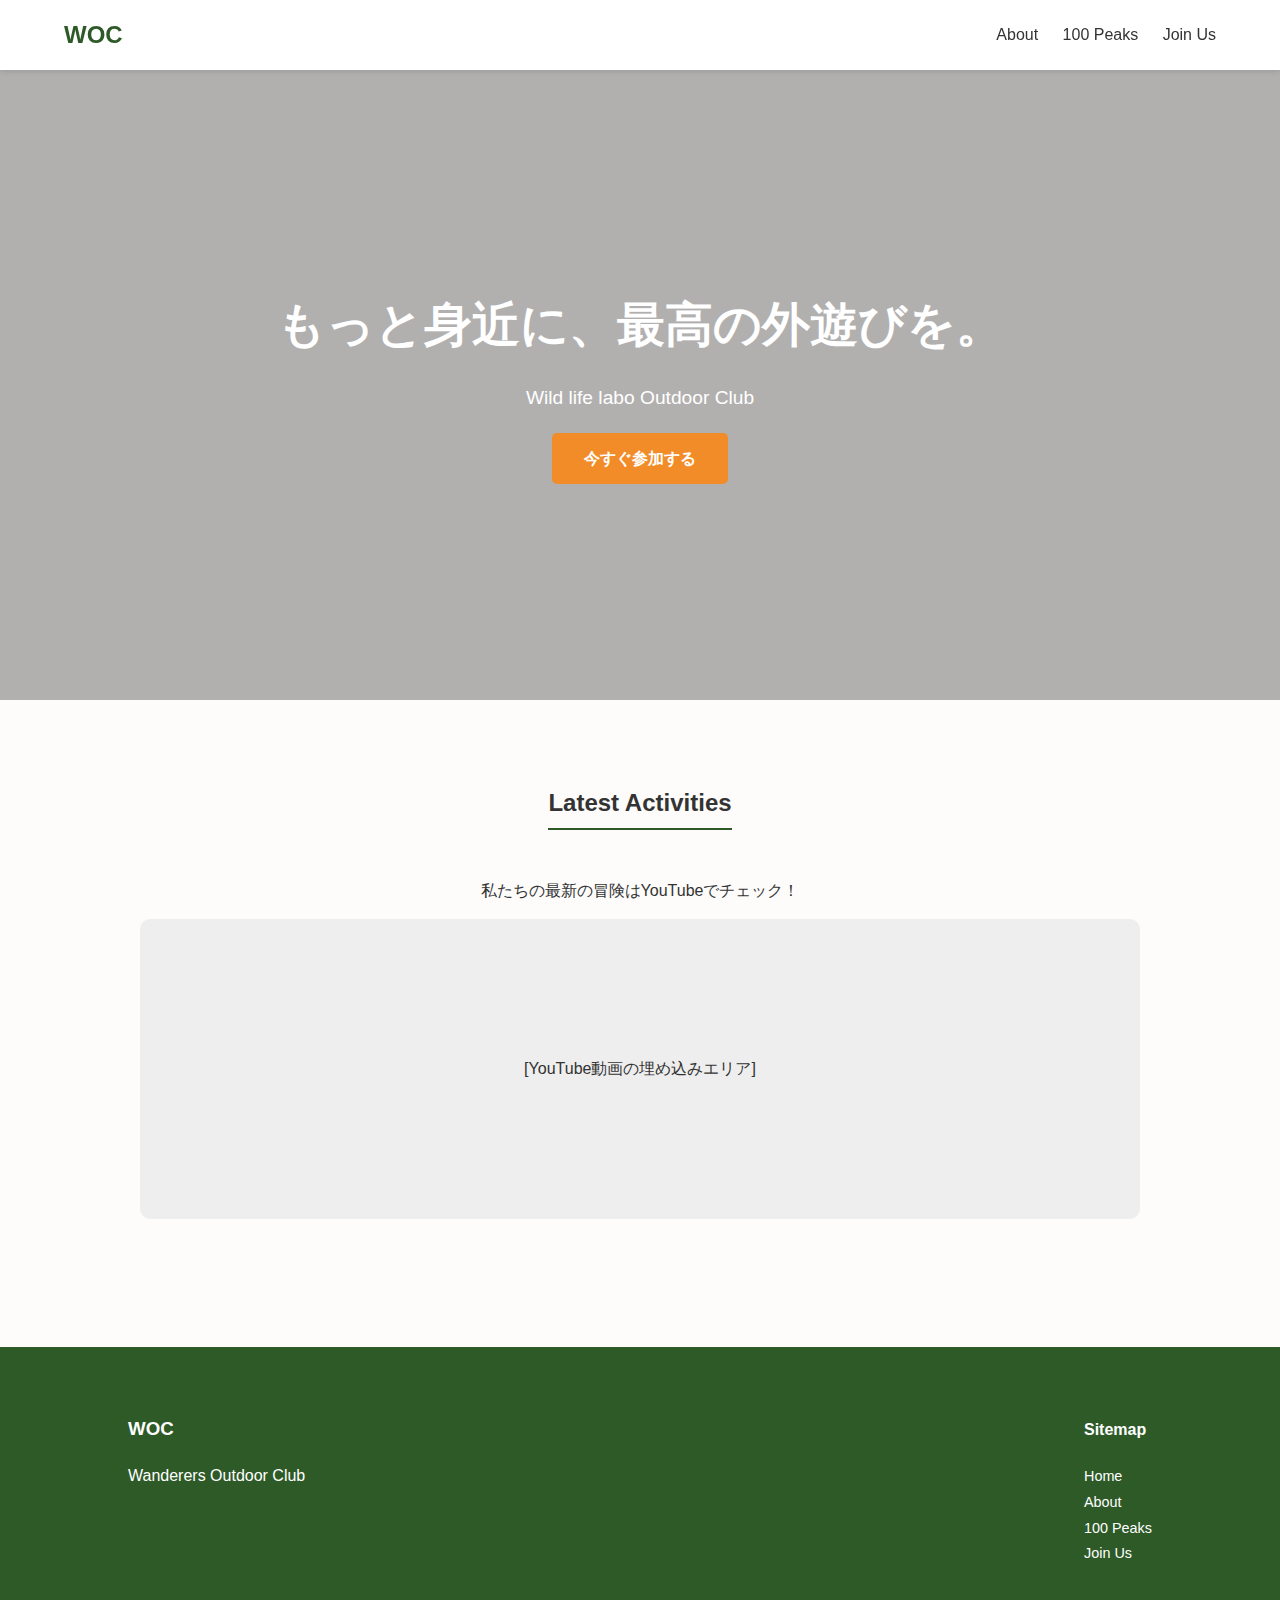
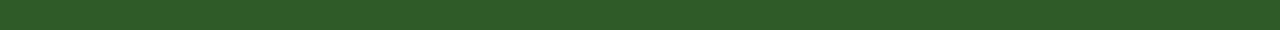
<file: index.html>
<!DOCTYPE html>
<html lang="ja">
<head>
    <meta charset="UTF-8">
    <meta name="viewport" content="width=device-width, initial-scale=1.0">
    <title>WOC - Wanderers Outdoor Club</title>
    <link rel="stylesheet" href="style.css">
</head>
<body>
    <header>
        <a href="index.html" class="logo">WOC</a>
        <nav>
            <a href="about.html">About</a>
            <a href="mountains.html">100 Peaks</a>
            <a href="join.html">Join Us</a>
        </nav>
    </header>

    <div style="height: 70vh; background: linear-gradient(rgba(0,0,0,0.3), rgba(0,0,0,0.3)), url('https://images.unsplash.com/photo-1504280390367-361c6d9f38f4?auto=format&fit=crop&w=1200&q=80') center/cover; display: flex; flex-direction: column; justify-content: center; align-items: center; color: white;">
        <h1 style="font-size: 3rem; margin:0;">もっと身近に、最高の外遊びを。</h1>
        <p style="font-size: 1.2rem;">Wild life labo Outdoor Club</p>
        <a href="join.html" class="btn">今すぐ参加する</a>
    </div>

    <section>
        <h2>Latest Activities</h2>
        <p>私たちの最新の冒険はYouTubeでチェック！</p>
        <div style="background: #eee; height: 300px; display: flex; align-items: center; justify-content: center; border-radius: 10px;">
            [YouTube動画の埋め込みエリア]
        </div>
    </section>

    <footer>
        <div><h3>WOC</h3><p>Wanderers Outdoor Club</p></div>
        <div>
            <h4>Sitemap</h4>
            <ul class="footer-links">
                <li><a href="index.html">Home</a></li>
                <li><a href="about.html">About</a></li>
                <li><a href="mountains.html">100 Peaks</a></li>
                <li><a href="join.html">Join Us</a></li>
            </ul>
        </div>
    </footer>
</body>
</html>
</file>
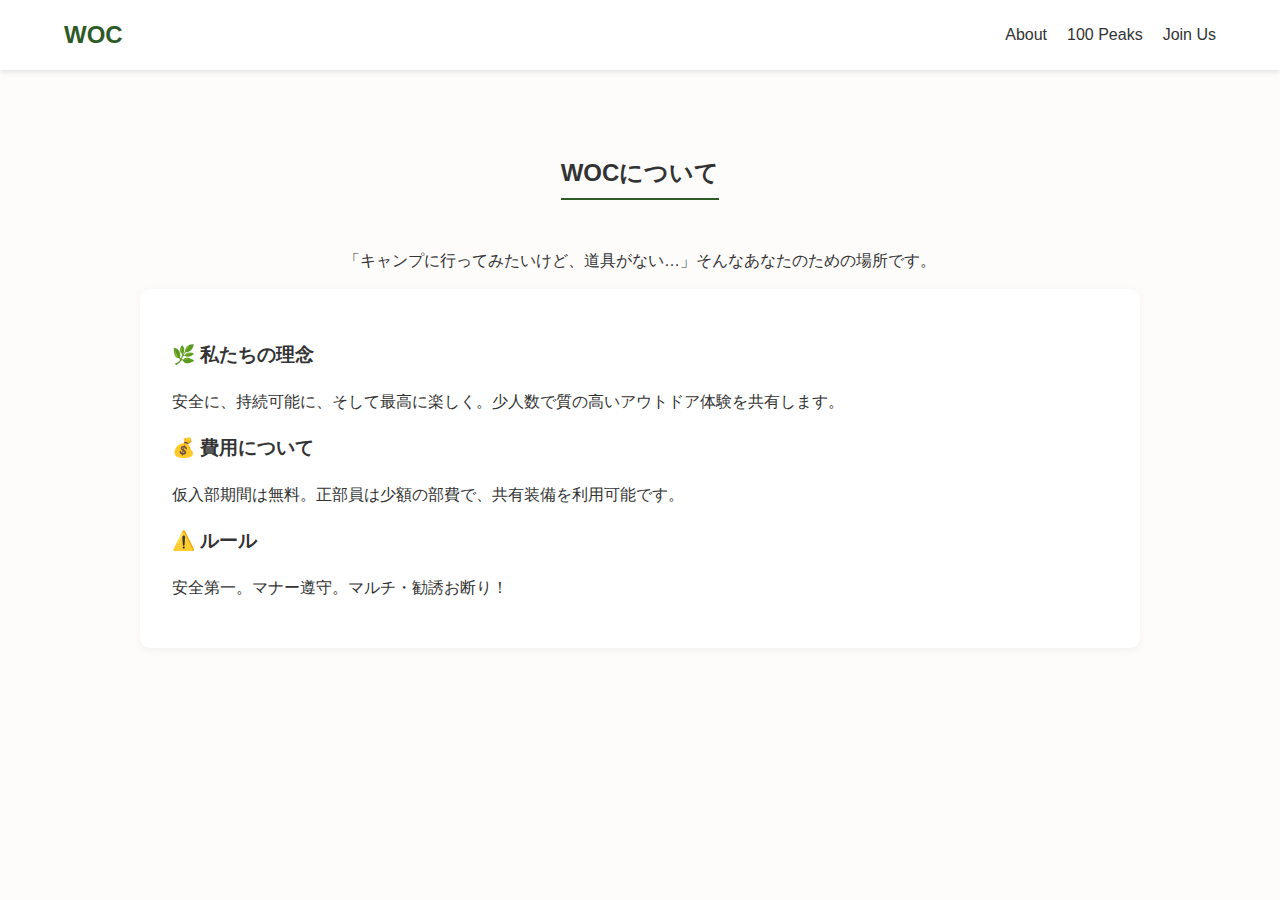
<file: about.html>
<!DOCTYPE html>
<html lang="ja">
<head>
    <meta charset="UTF-8">
    <title>About - WOC</title>
    <link rel="stylesheet" href="style.css">
</head>
<body>
    <header>
        <a href="index.html" class="logo">WOC</a>
        <nav><a href="about.html">About</a><a href="mountains.html">100 Peaks</a><a href="join.html">Join Us</a></nav>
    </header>

    <section>
        <h2>WOCについて</h2>
        <p>「キャンプに行ってみたいけど、道具がない…」そんなあなたのための場所です。</p>
        <div style="text-align: left; background: white; padding: 2rem; border-radius: 10px; box-shadow: 0 2px 10px rgba(0,0,0,0.05);">
            <h3>🌿 私たちの理念</h3>
            <p>安全に、持続可能に、そして最高に楽しく。少人数で質の高いアウトドア体験を共有します。</p>
            <h3>💰 費用について</h3>
            <p>仮入部期間は無料。正部員は少額の部費で、共有装備を利用可能です。</p>
            <h3>⚠️ ルール</h3>
            <p>安全第一。マナー遵守。マルチ・勧誘お断り！</p>
        </div>
    </section>
</body>
</html>
</file>
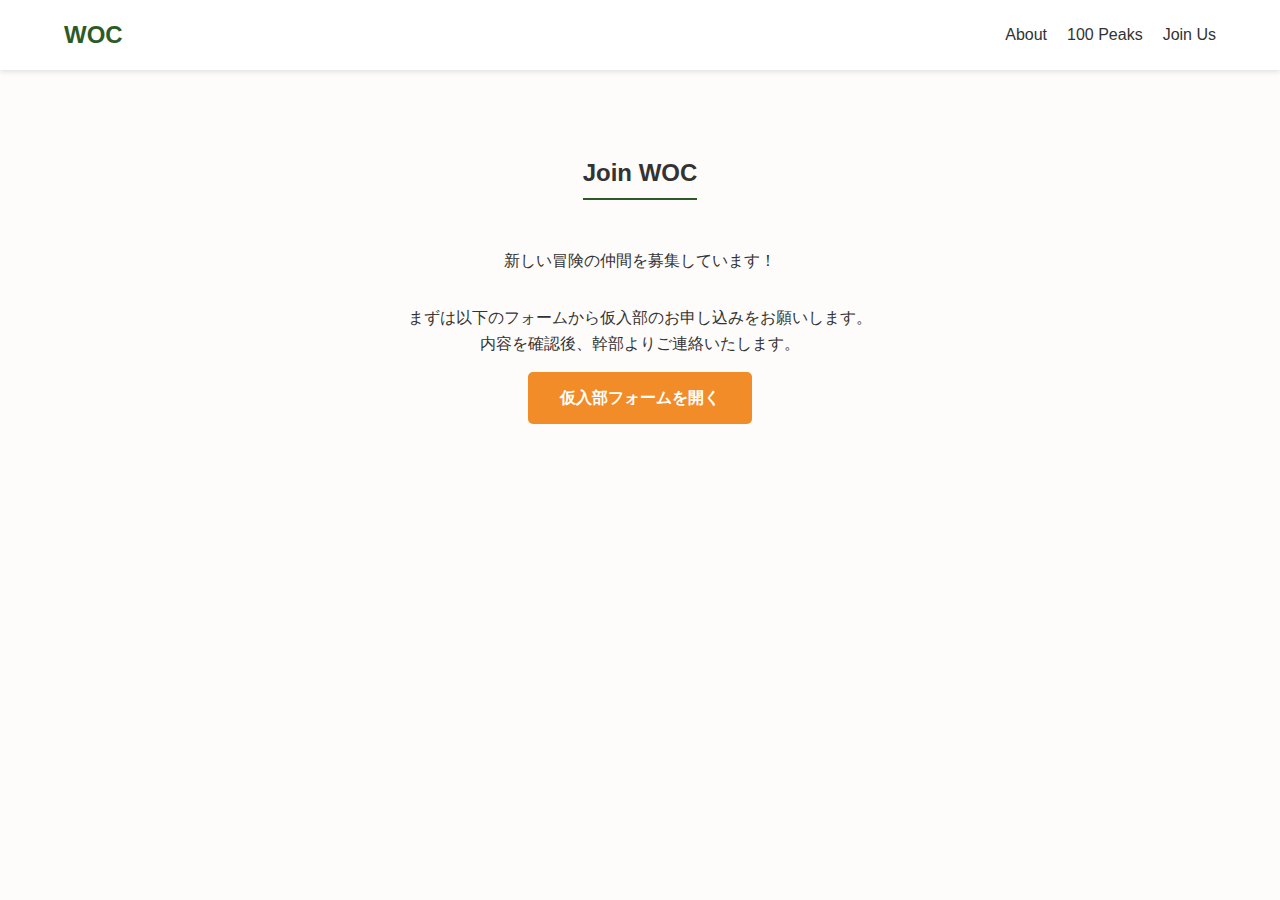
<file: join.html>
<!DOCTYPE html>
<html lang="ja">
<head>
    <meta charset="UTF-8">
    <title>Join Us - WOC</title>
    <link rel="stylesheet" href="style.css">
</head>
<body>
    <header>
        <a href="index.html" class="logo">WOC</a>
        <nav><a href="about.html">About</a><a href="mountains.html">100 Peaks</a><a href="join.html">Join Us</a></nav>
    </header>

    <section>
        <h2>Join WOC</h2>
        <p>新しい冒険の仲間を募集しています！</p>
        <div style="margin: 2rem 0;">
            <p>まずは以下のフォームから仮入部のお申し込みをお願いします。<br>内容を確認後、幹部よりご連絡いたします。</p>
            <a href="【GoogleフォームのURL】" class="btn">仮入部フォームを開く</a>
        </div>
    </section>
</body>
</html>
</file>
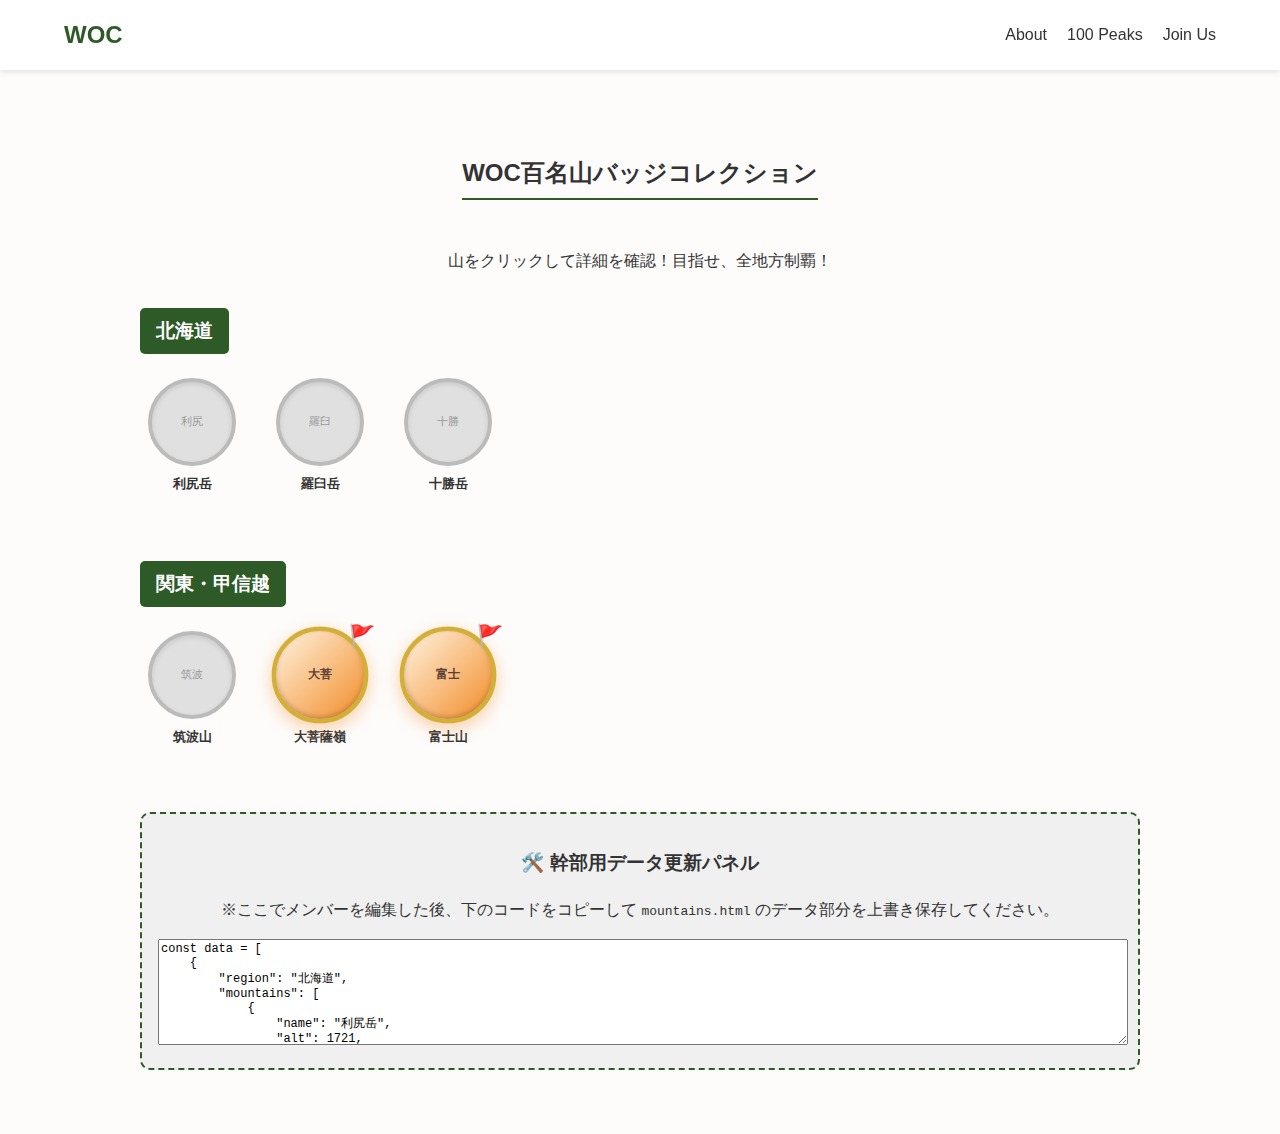
<file: mountains.html>
<!DOCTYPE html>
<html lang="ja">
<head>
    <meta charset="UTF-8">
    <title>100 Peaks Badge Collection - WOC</title>
    <link rel="stylesheet" href="style.css">
    <style>
        /* 地方ごとのセクション */
        .region-section { margin-bottom: 3rem; text-align: left; }
        .region-title { background: var(--primary); color: white; padding: 0.5rem 1rem; border-radius: 5px; display: inline-block; margin-bottom: 1.5rem; }

        /* バッジ風のレイアウト */
        .mountain-grid { display: grid; grid-template-columns: repeat(auto-fill, minmax(100px, 1fr)); gap: 1.5rem; }
        
        .mt-badge {
            width: 80px; height: 80px; margin: 0 auto;
            border-radius: 50%; background: #e0e0e0;
            border: 4px solid #bbb; display: flex; flex-direction: column;
            justify-content: center; align-items: center;
            font-size: 0.7rem; color: #999; position: relative;
            transition: 0.4s cubic-bezier(0.175, 0.885, 0.32, 1.275);
            cursor: pointer; box-shadow: inset 0 2px 5px rgba(0,0,0,0.1);
        }

        /* 登頂済みバッジのデザイン（ポケモンのジムバッジ風！） */
        .mt-badge.climbed {
            background: linear-gradient(135deg, #fff3e0, var(--accent));
            border: 4px solid #d4af37; /* 金枠 */
            color: #5d4037; font-weight: bold;
            box-shadow: 0 5px 15px rgba(242, 140, 40, 0.4), inset 0 -2px 5px rgba(0,0,0,0.2);
            transform: scale(1.1);
        }
        .mt-badge.climbed::after {
            content: "🚩"; position: absolute; top: -10px; right: -10px; font-size: 1.2rem;
        }

        .mt-name { font-size: 0.8rem; margin-top: 0.5rem; font-weight: bold; display: block; color: var(--text); }

        /* 管理用パネル（稜平さん専用） */
        #admin-panel { background: #f0f0f0; padding: 1rem; margin-top: 4rem; border-radius: 10px; border: 2px dashed var(--primary); display: none; }
        textarea { width: 100%; height: 100px; font-family: monospace; font-size: 12px; }
    </style>
</head>
<body>
    <header>
        <a href="index.html" class="logo">WOC</a>
        <nav><a href="about.html">About</a><a href="mountains.html">100 Peaks</a><a href="join.html">Join Us</a></nav>
    </header>

    <section>
        <h2>WOC百名山バッジコレクション</h2>
        <p>山をクリックして詳細を確認！目指せ、全地方制覇！</p>
        
        <div id="badge-container"></div>

        <div id="admin-panel">
            <h3>🛠️ 幹部用データ更新パネル</h3>
            <p>※ここでメンバーを編集した後、下のコードをコピーして <code>mountains.html</code> のデータ部分を上書き保存してください。</p>
            <textarea id="json-output" readonly></textarea>
        </div>
    </section>

    <div id="modal" onclick="closeModal()" style="display:none; position:fixed; top:0; left:0; width:100%; height:100%; background:rgba(0,0,0,0.8); z-index:2000; justify-content:center; align-items:center;">
        <div class="modal-body" onclick="event.stopPropagation()" style="background:white; padding:2rem; border-radius:15px; width:80%; max-width:400px;">
            <h2 id="m-name"></h2>
            <p id="m-alt"></p>
            <div id="m-members-div" style="background:#fff9f0; padding:1rem; border-radius:10px; border:1px solid var(--accent);">
                <strong>🚩 登頂者リスト:</strong>
                <p id="m-members" style="margin: 0.5rem 0;"></p>
                <input type="text" id="add-member-input" placeholder="名前を入力してEnter">
            </div>
        </div>
    </div>

    <script>
        // 地方ごとにデータを整理
        const data = [
            { region: "北海道", mountains: [
                { name: "利尻岳", alt: 1721, members: [] }, { name: "羅臼岳", alt: 1660, members: [] }, { name: "十勝岳", alt: 2077, members: [] }
            ]},
            { region: "関東・甲信越", mountains: [
                { name: "筑波山", alt: 877, members: [] }, { name: "大菩薩嶺", alt: 2057, members: ["山崎 稜平","吉田 航太郎","山本 愛梨","猿丸 修太朗"] }, { name: "富士山", alt: 3776, members: ["山崎 稜平","吉田 航太郎","山本 愛梨","猿丸 修太朗"] }
            ]},
            // ...他の山も同様に region ごとにグループ化
        ];

        function renderBadges() {
            const container = document.getElementById('badge-container');
            container.innerHTML = '';
            data.forEach(reg => {
                const section = document.createElement('div');
                section.className = 'region-section';
                section.innerHTML = `<h3 class="region-title">${reg.region}</h3>`;
                
                const grid = document.createElement('div');
                grid.className = 'mountain-grid';
                
                reg.mountains.forEach(m => {
                    const badgeWrap = document.createElement('div');
                    badgeWrap.style.textAlign = 'center';
                    
                    const badge = document.createElement('div');
                    badge.className = `mt-badge ${m.members.length > 0 ? 'climbed' : ''}`;
                    badge.innerHTML = `<span>${m.name.substring(0,2)}</span>`;
                    badge.onclick = () => openModal(m);
                    
                    badgeWrap.appendChild(badge);
                    badgeWrap.innerHTML += `<span class="mt-name">${m.name}</span>`;
                    badgeWrap.onclick = () => openModal(m); // 名前クリックでも開く
                    grid.appendChild(badgeWrap);
                });
                section.appendChild(grid);
                container.appendChild(section);
            });
            updateAdminPanel();
        }

        let currentMt = null;
        function openModal(m) {
            currentMt = m;
            document.getElementById('m-name').innerText = m.name;
            document.getElementById('m-alt').innerText = `標高: ${m.alt}m`;
            document.getElementById('m-members').innerText = m.members.length > 0 ? m.members.join(', ') : "未踏破";
            document.getElementById('modal').style.display = 'flex';
        }

        function closeModal() { document.getElementById('modal').style.display = 'none'; }

        // 入力機能（擬似的なもの：ここでの変更はリロードで消えますが、コード生成に使います）
        document.getElementById('add-member-input').addEventListener('keypress', function (e) {
            if (e.key === 'Enter') {
                const name = this.value.trim();
                if (name && !currentMt.members.includes(name)) {
                    currentMt.members.push(name);
                    renderBadges();
                    openModal(currentMt);
                    this.value = '';
                }
            }
        });

        function updateAdminPanel() {
            document.getElementById('admin-panel').style.display = 'block';
            document.getElementById('json-output').value = "const data = " + JSON.stringify(data, null, 4) + ";";
        }

        renderBadges();
    </script>
</body>
</html>
</file>
<file: style.css>
/* WOC Common Styles */
:root {
    --primary: #2d5a27; /* フォレストグリーン */
    --accent: #f28c28;  /* サンセットオレンジ */
    --bg: #fdfcfb;
    --text: #333;
    --white: #ffffff;
}

body {
    font-family: 'Helvetica Neue', Arial, "Hiragino Kaku Gothic ProN", "Hiragino Sans", sans-serif;
    margin: 0; color: var(--text); background: var(--bg); line-height: 1.6;
}

/* Header & Nav */
header {
    background: rgba(255,255,255,0.95);
    padding: 1rem 5%; position: sticky; top: 0;
    display: flex; justify-content: space-between; align-items: center;
    z-index: 1000; box-shadow: 0 2px 5px rgba(0,0,0,0.1);
}
.logo { font-weight: bold; font-size: 1.5rem; color: var(--primary); text-decoration: none; }
nav a { margin-left: 20px; text-decoration: none; color: var(--text); font-weight: 500; transition: 0.3s; }
nav a:hover { color: var(--accent); }

/* Buttons */
.btn {
    background: var(--accent); color: white; padding: 0.8rem 2rem;
    text-decoration: none; border-radius: 5px; font-weight: bold; display: inline-block;
}
.btn:hover { opacity: 0.8; transform: translateY(-2px); }

/* Footer */
footer {
    background: var(--primary); color: white; padding: 3rem 10%;
    display: flex; justify-content: space-between; flex-wrap: wrap; margin-top: 4rem;
}
.footer-links { list-style: none; padding: 0; }
.footer-links a { color: white; text-decoration: none; font-size: 0.9rem; }

/* Sections */
section { padding: 4rem 10%; max-width: 1000px; margin: 0 auto; text-align: center; }
h2 { border-bottom: 2px solid var(--primary); display: inline-block; padding-bottom: 5px; margin-bottom: 2rem; }
</file>
